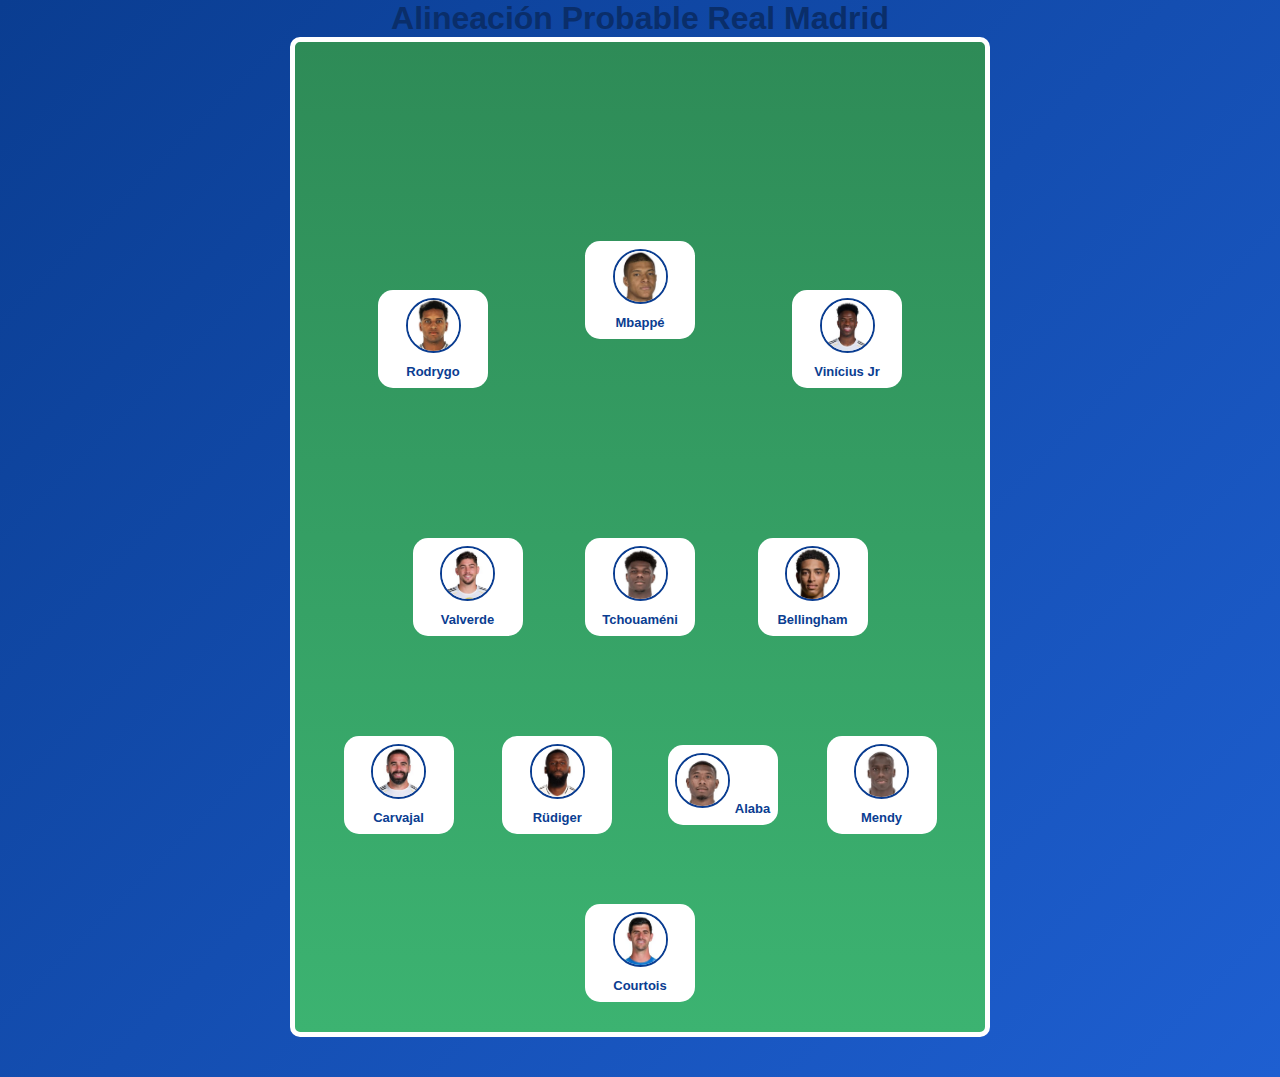
<file: alineacion.html>
<!DOCTYPE html>
<html lang="es">
<head>
    <meta charset="UTF-8">
    <title>Alineación Probable</title>
    <link rel="stylesheet" href="styles.css">
</head>
<body>

<h1>Alineación Probable Real Madrid</h1>

<div class="campo">

    <div class="jugador portero">
        <img src="[data-uri]" alt="Courtois">
        <span>Courtois</span>
    </div>

    <div class="jugador d1">
        <img src="[data-uri]" alt="Carvajal">
        <span>Carvajal</span>
    </div>

    <div class="jugador d2">
        <img src="[data-uri]" alt="Rüdiger">
        <span>Rüdiger</span>
    </div>

    <div class="jugador d3">
        <img src="[data-uri]" alt="Alaba">
        <span>Alaba</span>
    </div>

    <div class="jugador d4">
        <img src="[data-uri]" alt="Mendy">
        <span>Mendy</span>
    </div>

    <div class="jugador m1">
        <img src="[data-uri]" alt="Valverde">
        <span>Valverde</span>
    </div>

    <div class="jugador m2">
        <img src="[data-uri]" alt="Tchouaméni">
        <span>Tchouaméni</span>
    </div>

    <div class="jugador m3">
        <img src="[data-uri]" alt="Bellingham">
        <span>Bellingham</span>
    </div>

    <div class="jugador a1">
        <img src="[data-uri]" alt="Rodrygo">
        <span>Rodrygo</span>
    </div>

    <div class="jugador a2">
        <img src=[data-uri] alt="Mbappé">
        <span>Mbappé</span>
    </div>

    <div class="jugador a3">
        <img src="[data-uri]" alt="Vinícius">
        <span>Vinícius Jr</span>
    </div>

</div>

</body>
</html>
</file>
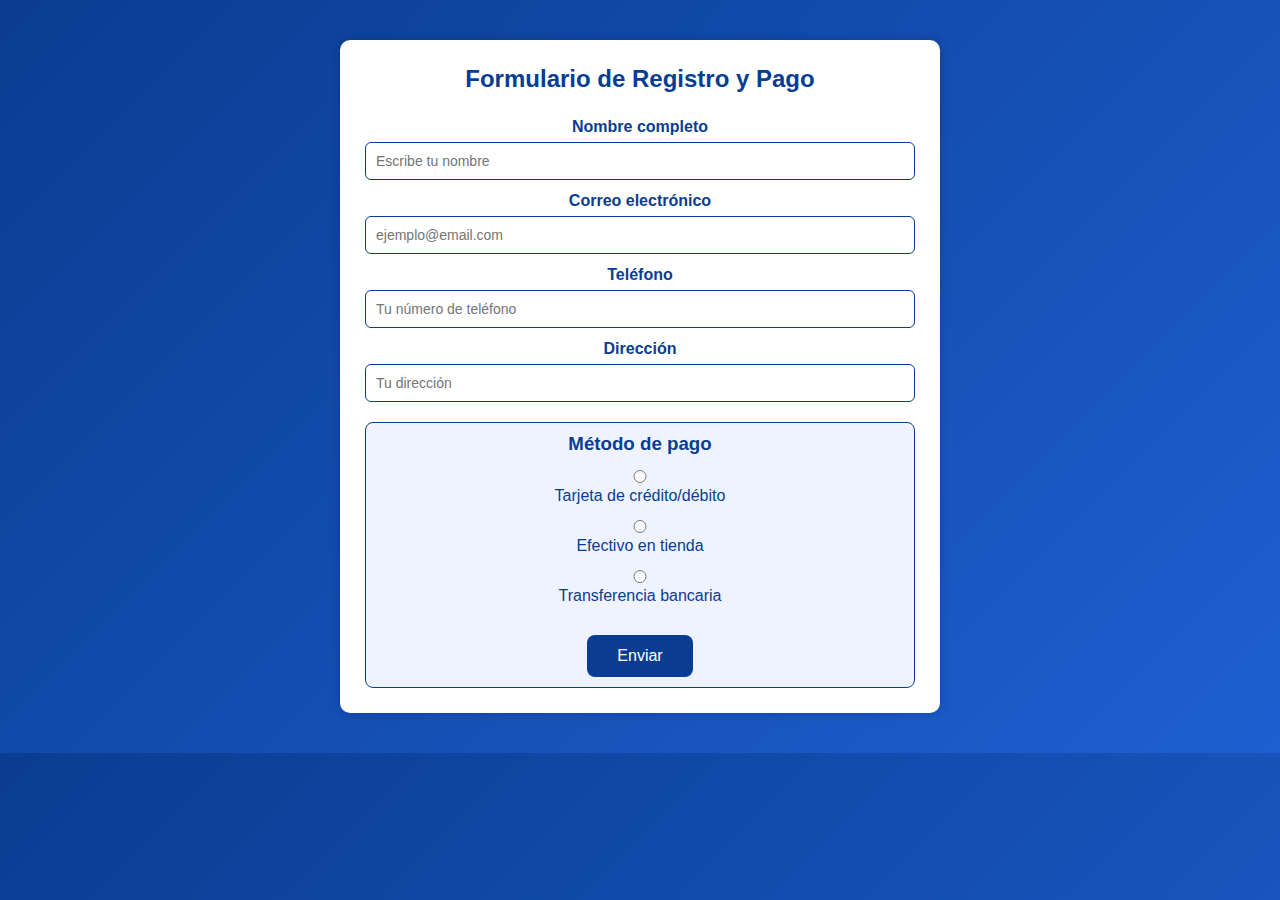
<file: pago.html>
<!DOCTYPE html>
<html lang="es">
<head>
    <meta charset="UTF-8">
    <link rel="stylesheet" href="styles.css">
    <title>Formulario de Datos y Pago</title>
    <style>
        body {
            font-family: Arial, sans-serif;
            background-color: #f2f2f2;
        }
        .contenedor {
            width: 600px;
            margin: 40px auto;
            background-color: white;
            padding: 25px;
            border-radius: 10px;
            box-shadow: 0 0 10px rgba(0,0,0,0.2);
        }
        h2 {
            text-align: center;
        }
        label {
            display: block;
            margin-top: 12px;
            font-weight: bold;
        }
        input, select {
            width: 100%;
            padding: 8px;
            margin-top: 5px;
            border-radius: 5px;
            border: 1px solid #ccc;
        }
        .metodos-pago {
            margin-top: 20px;
            padding: 10px;
            background-color: #eef3ff;
            border-radius: 8px;
        }
        .boton {
            margin-top: 20px;
            text-align: center;
        }
        button {
            padding: 10px 25px;
            border: none;
            border-radius: 6px;
            background-color: #4CAF50;
            color: white;
            font-size: 16px;
            cursor: pointer;
        }
        button:hover {
            background-color: #45a049;
        }
    </style>
</head>
<body>

<div class="contenedor">
    <h2>Formulario de Registro y Pago</h2>

    <label for="nombre">Nombre completo</label>
    <input type="text" id="nombre" placeholder="Escribe tu nombre">

    <label for="email">Correo electrónico</label>
    <input type="email" id="email" placeholder="ejemplo@email.com">

    <label for="telefono">Teléfono</label>
    <input type="tel" id="telefono" placeholder="Tu número de teléfono">

    <label for="direccion">Dirección</label>
    <input type="text" id="direccion" placeholder="Tu dirección">

    <div class="metodos-pago">
        <h3>Método de pago</h3>

        <label>
            <input type="radio" name="pago"> Tarjeta de crédito/débito
        </label>

        <label>
            <input type="radio" name="pago"> Efectivo en tienda
        </label>

        <label>
            <input type="radio" name="pago"> Transferencia bancaria
        </label>
    <div class="boton">
        <button>Enviar</button>
    </div>
</div>

</body>
</html>
</file>
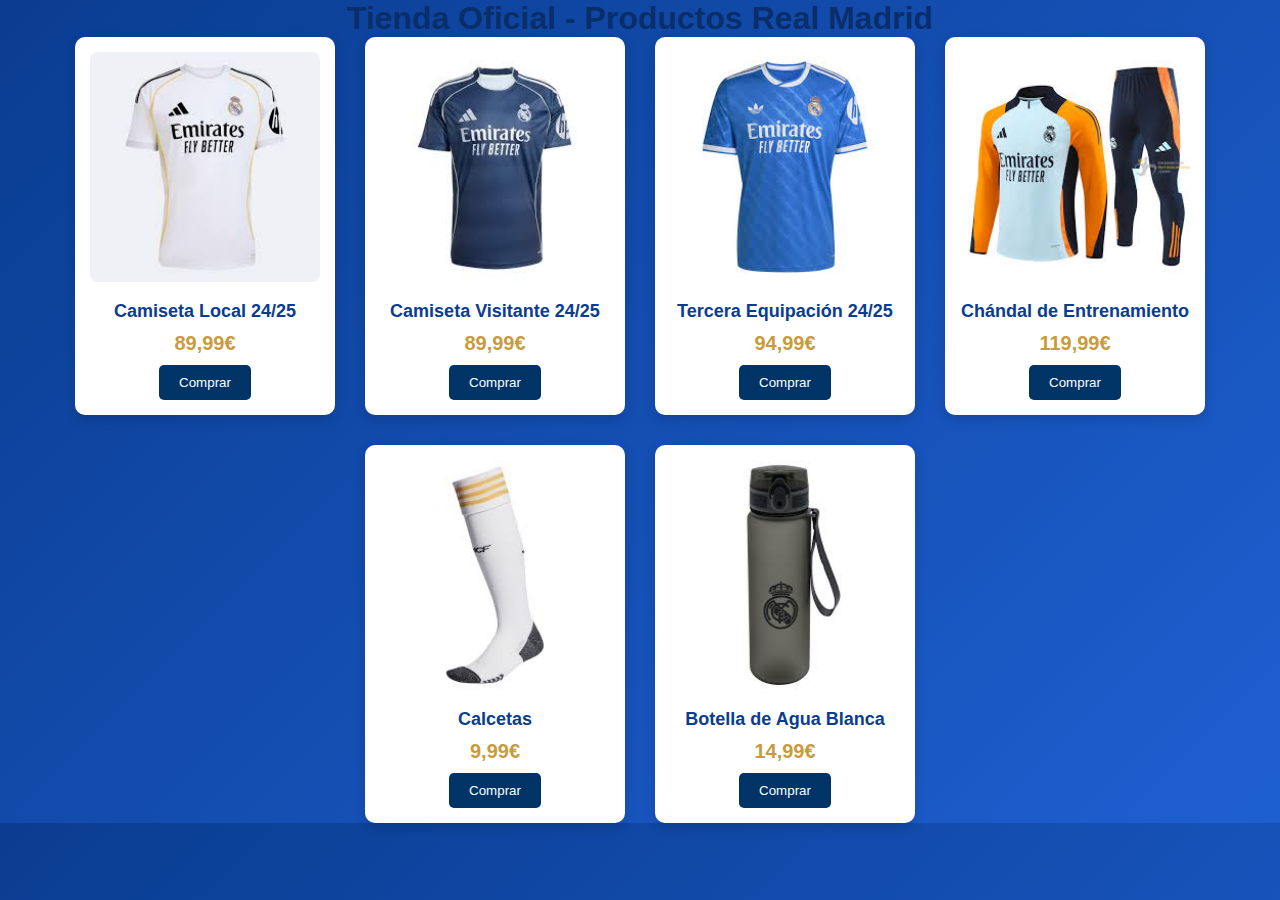
<file: productos.html>
<!DOCTYPE html>
<html lang="es">
<head>
    <meta charset="UTF-8">
    <title>Tienda Real Madrid</title>
    <link rel="stylesheet" href="styles.css">
</head>
<body>

    <h1>Tienda Oficial - Productos Real Madrid</h1>

    <div class="contenedor-productos">

        <div class="producto">
            <img src="[data-uri]" alt="Camiseta Local Real Madrid">
            <h2>Camiseta Local 24/25</h2>
            <p class="precio">89,99€</p>
            <button><a href="pago.html">Comprar</a></button>
        </div>

        <div class="producto">
            <img src="[data-uri]" alt="Camiseta Visitante Real Madrid">
            <h2>Camiseta Visitante 24/25</h2>
            <p class="precio">89,99€</p>
            <button><a href="pago.html">Comprar</a></button>
        </div>

        <div class="producto">
            <img src="[data-uri]" alt="Tercera Equipación Real Madrid">
            <h2>Tercera Equipación 24/25</h2>
            <p class="precio">94,99€</p>
            <button><a href="pago.html">Comprar</a></button>
        </div>

        <div class="producto">
            <img src="[data-uri]" alt="Chándal Entrenamiento Real Madrid">
            <h2>Chándal de Entrenamiento</h2>
            <p class="precio">119,99€</p>
            <button><a href="pago.html">Comprar</a></button>
        </div>

        <div class="producto">
            <img src="[data-uri]" alt="Chándal Paseo Real Madrid">
            <h2>Calcetas</h2>
            <p class="precio">9,99€</p>
            <button><a href="pago.html">Comprar</a></button>
        </div>

        <div class="producto">
            <img src="[data-uri]" alt="Botella de Agua Real Madrid Blanca">
            <h2>Botella de Agua Blanca</h2>
            <p class="precio">14,99€</p>
           <button><a href="pago.html">Comprar</a></button>
        </div>

     

    </div>

</body>
</html>
</file>
<file: styles.css>
:root {
    --madrid-blue: #003366;
    --madrid-gold: #FEBE10;
    --white: #ffffff;
    --bg-grey: #a0a0a0;
}

* {
    margin: 0;
    padding: 0;
    box-sizing: border-box;
}

body {
    font-family: Arial, Helvetica, sans-serif;
    background: linear-gradient(135deg, #0a3d91, #1e5fd1);
    color: #0a2e6a;
    text-align: center;
}

.navbar {
    display: flex;
    justify-content: space-between;
    align-items: center;
    padding: 1rem 5%;
    background: var(--white);
}

.logo img {
    height: 44px;
}

.signo.adidas img {
    height: 20px;
}

nav ul {
    display: flex;
    list-style: none;
    gap: 2rem;
}

nav ul li a {
    text-decoration: none;
    color: var(--madrid-blue);
    font-weight: 600;
    font-size: 0.8rem;
}

.hero {
    height: 70vh;
    background-color: var(--madrid-blue);
    display: flex;
    align-items: flex-end;
    padding: 5% 8%;
    color: var(--white);
}

.hero-content .tag {
    font-size: 0.9rem;
    font-weight: 300;
    opacity: 0.8;
}

.hero-content h1 {
    font-size: 4.5rem;
    font-weight: 800;
    margin: 10px 0 25px 0;
}

.btn-yellow {
    display: inline-block;
    background-color: var(--madrid-gold);
    color: var(--white);
    padding: 12px 25px;
    text-decoration: none;
    font-weight: 800;
    font-size: 0.9rem;
}

.btn-azul-link {
    display: inline-block;
    margin-left: 20px;
    color: var(--madrid-blue);
    font-weight: 800;
    text-decoration: none;
    font-size: 1.2rem;
}

.section-title {
    text-align: center;
    margin: 40px 0;
    font-weight: 800;
    color: var(--madrid-blue);
}

.titulos-grid {
    display: flex;
    justify-content: center;
    gap: 30px;
    padding-bottom: 50px;
}

.titulo-card {
    text-align: center;
}

.titulo-card img {
    height: 150px;
    border-radius: 8px;
    margin-bottom: 10px;
}

.titulo-card p {
    font-weight: 600;
}

.titulo-card span {
    color: var(--madrid-gold);
    font-weight: 800;
}

.Santiago-Bernabeu {
    height: 400px;
    background: linear-gradient(rgba(0,0,0,0.5), rgba(0,0,0,0.5)), url('https://images.unsplash.com/photo-1540741282121-6a05ed50bfd4?auto=format&fit=crop&q=80&w=1200') center/cover;
    display: flex;
    align-items: center;
    justify-content: center;
    color: var(--white);
    font-size: 2rem;
    font-weight: bold;
}

.Santiago-Bernabeu .bernabeu-overlay h2,
.Santiago-Bernabeu .bernabeu-overlay p {
    color: var(--white);
}

.cuotas-grid {
    display: flex;
    justify-content: center;
    gap: 20px;
    padding-bottom: 80px;
}

.cuota-item {
    padding: 30px;
    border: 1px solid #ddd;
    text-align: center;
    min-width: 200px;
}

.cuota-item.destacado {
    background-color: var(--madrid-blue);
    color: white;
    border: none;
}

.contenedor-productos {
    display: flex;
    justify-content: center;
    gap: 30px;
    flex-wrap: wrap;
}

.producto {
    background-color: white;
    width: 260px;
    border-radius: 10px;
    box-shadow: 0 4px 12px rgba(0, 0, 0, 0.15);
    padding: 15px;
    transition: transform 0.3s ease;
}

.producto:hover {
    transform: scale(1.05);
}

.producto img {
    width: 100%;
    border-radius: 8px;
}

.producto h2 {
    font-size: 18px;
    margin: 15px 0 10px 0;
}

.precio {
    font-size: 20px;
    color: #c89b3c;
    font-weight: bold;
}

button {
    background-color: var(--madrid-blue);
    color: white;
    border: none;
    padding: 10px 20px;
    margin-top: 10px;
    border-radius: 5px;
    cursor: pointer;
    transition: background-color 0.3s ease, transform 0.2s;
}

button a {
    color: inherit;
    text-decoration: none;
    display: inline-block;
    width: 100%;
    height: 100%;
}

button:hover {
    background-color: #c89b3c;
    color: black;
    transform: scale(1.05);
}

.contenedor {
    width: 600px;
    margin: 50px auto;
    background-color: #ffffff;
    padding: 30px;
    border-radius: 12px;
    box-shadow: 0 10px 25px rgba(0, 0, 0, 0.25);
}

h2 {
    text-align: center;
    margin-bottom: 25px;
    color: #0a3d91;
}

label {
    display: block;
    margin-top: 15px;
    font-weight: bold;
    color: #0a3d91;
}

input[type="text"],
input[type="email"],
input[type="tel"],
select {
    width: 100%;
    padding: 10px;
    margin-top: 6px;
    border-radius: 6px;
    border: 1px solid #0a3d91;
    font-size: 14px;
    transition: border 0.3s, box-shadow 0.3s;
}

input:focus {
    border-color: #1e5fd1;
    box-shadow: 0 0 6px rgba(30, 95, 209, 0.5);
    outline: none;
}

.metodos-pago {
    margin-top: 25px;
    padding: 15px;
    background-color: #e6efff;
    border-radius: 8px;
    border: 1px solid #0a3d91;
}

.metodos-pago h3 {
    margin-top: 0;
    color: #0a3d91;
}

.metodos-pago label {
    font-weight: normal;
    margin-top: 10px;
    cursor: pointer;
    color: #0a3d91;
}

input[type="radio"] {
    margin-right: 8px;
}

.boton {
    margin-top: 30px;
    text-align: center;
}

.boton button {
    padding: 12px 30px;
    border: none;
    border-radius: 8px;
    background-color: #0a3d91;
    color: white;
    font-size: 16px;
    cursor: pointer;
    transition: background-color 0.3s, transform 0.2s;
}

.boton button:hover {
    background-color: #1e5fd1;
    transform: scale(1.05);
}

.container {
    max-width: 700px;
    margin: 40px auto;
    background: white;
    padding: 20px 30px;
    border-radius: 10px;
    box-shadow: 0px 4px 12px rgba(0, 0, 0, 0.15);
}

.match-list {
    list-style: none;
    padding: 0;
}

.match-list li {
    padding: 12px 14px;
    border-bottom: 1px solid #d0d6e8;
    font-size: 16px;
    transition: background 0.2s;
}

.match-list li:hover {
    background: #e8efff;
}

.match-list .date {
    font-weight: bold;
    color: #0a3d91;
    margin-right: 10px;
}

.campo {
    position: relative;
    width: 700px;
    height: 1000px;
    margin: 0 auto 40px auto;
    background: linear-gradient(#2e8b57, #3cb371);
    border: 5px solid white;
    border-radius: 10px;
}

.jugador {
    position: absolute;
    width: 110px;
    background-color: white;
    color: #0a3d91;
    border-radius: 15px;
    padding: 8px 5px;
    transform: translate(-50%, -50%);
    text-align: center;
    font-weight: bold;
}

.jugador img {
    width: 55px;
    height: 55px;
    border-radius: 50%;
    object-fit: cover;
    border: 2px solid #0a3d91;
    margin-bottom: 5px;
}

.jugador span {
    font-size: 13px;
}

.portero { top: 92%; left: 50%; }
.d1 { top: 75%; left: 15%; }
.d2 { top: 75%; left: 38%; }
.d3 { top: 75%; left: 62%; }
.d4 { top: 75%; left: 85%; }

.m1 { top: 55%; left: 25%; }
.m2 { top: 55%; left: 50%; }
.m3 { top: 55%; left: 75%; }

.a1 { top: 30%; left: 20%; }
.a2 { top: 25%; left: 50%; }
.a3 { top: 30%; left: 80%; }
</file>
